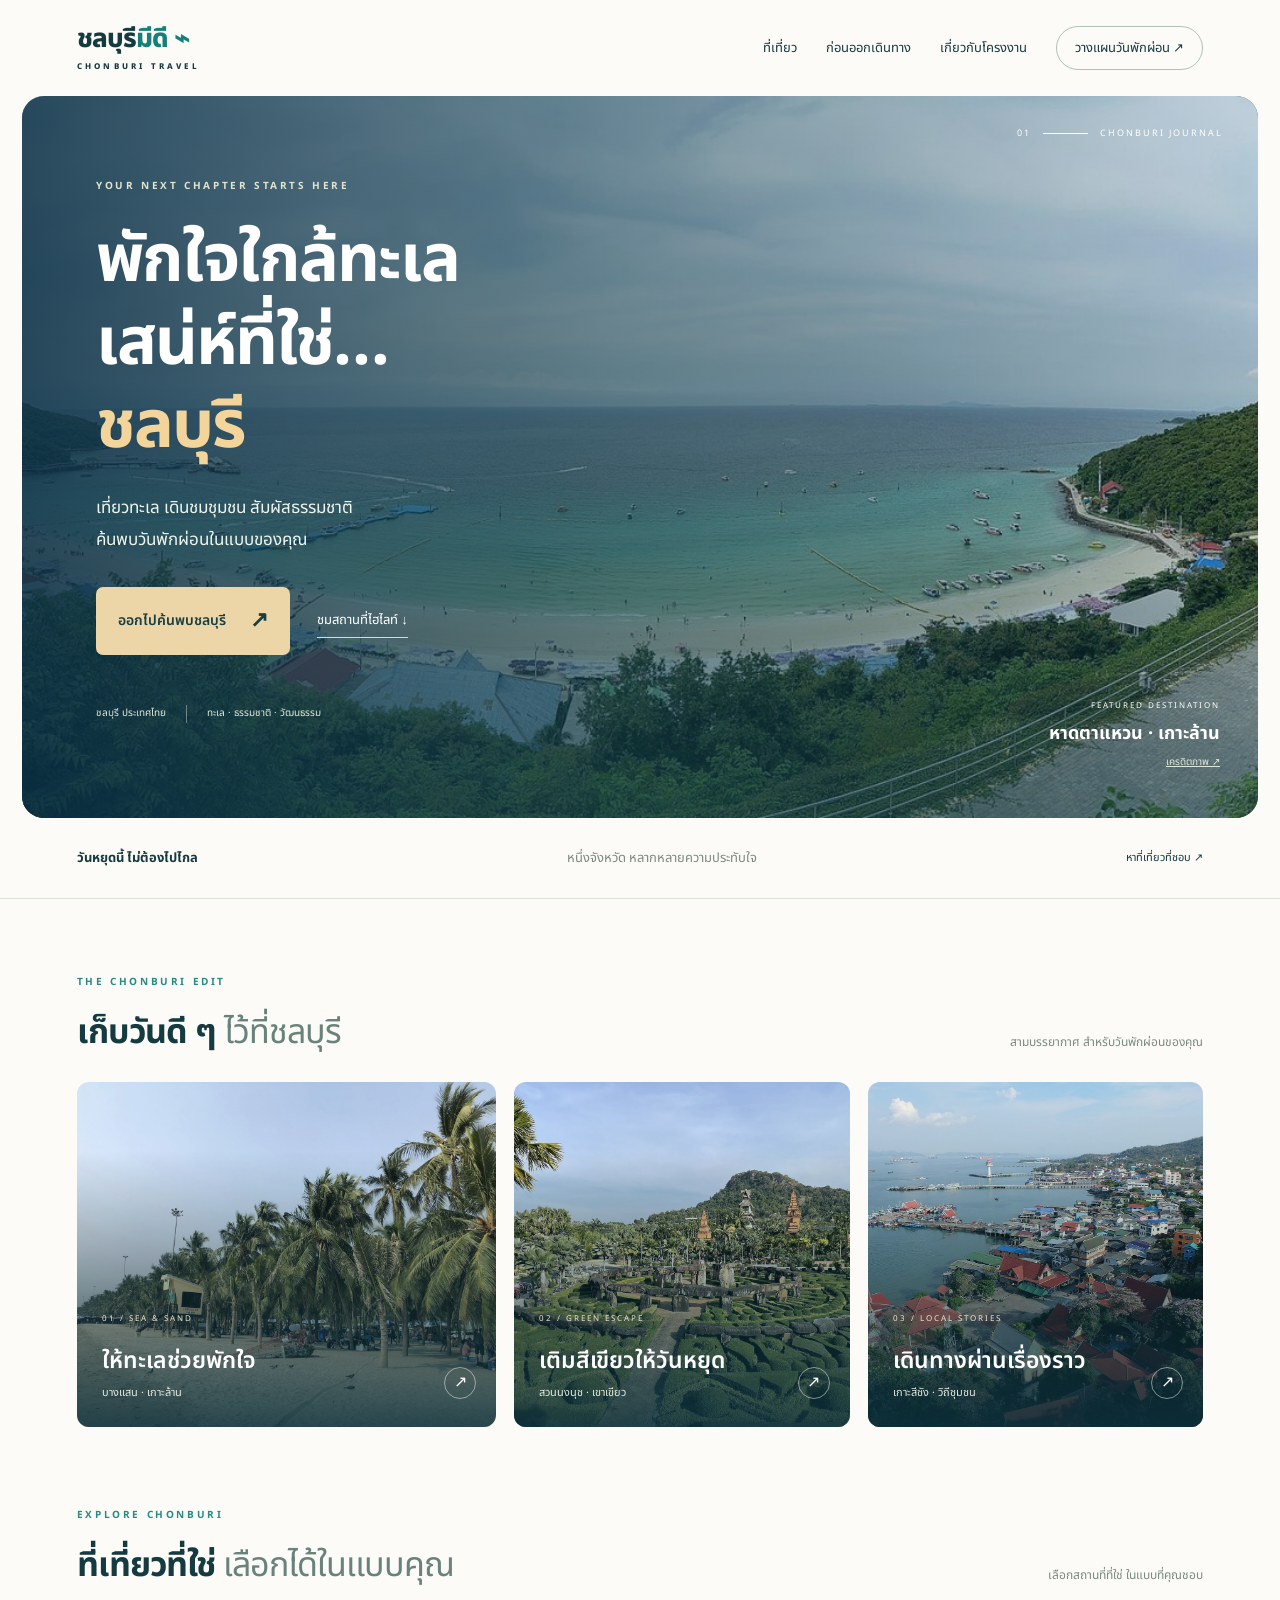
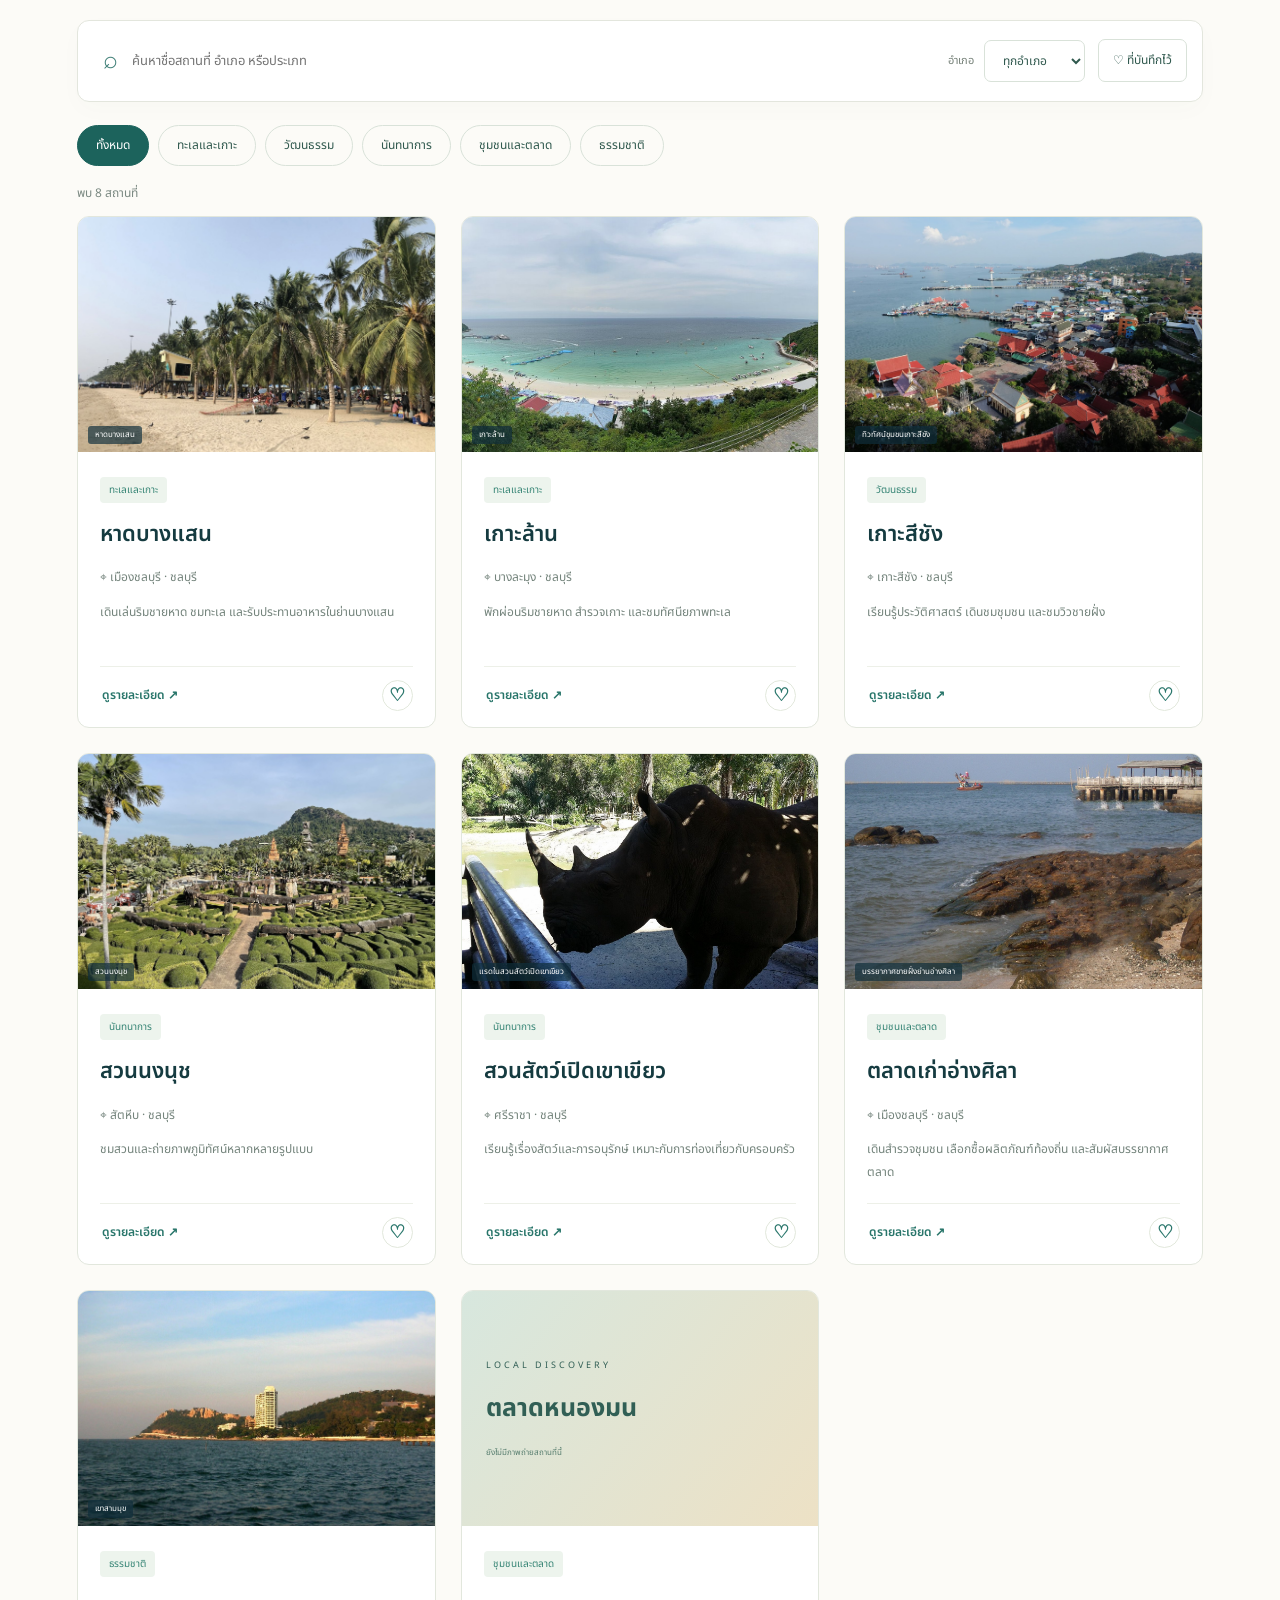
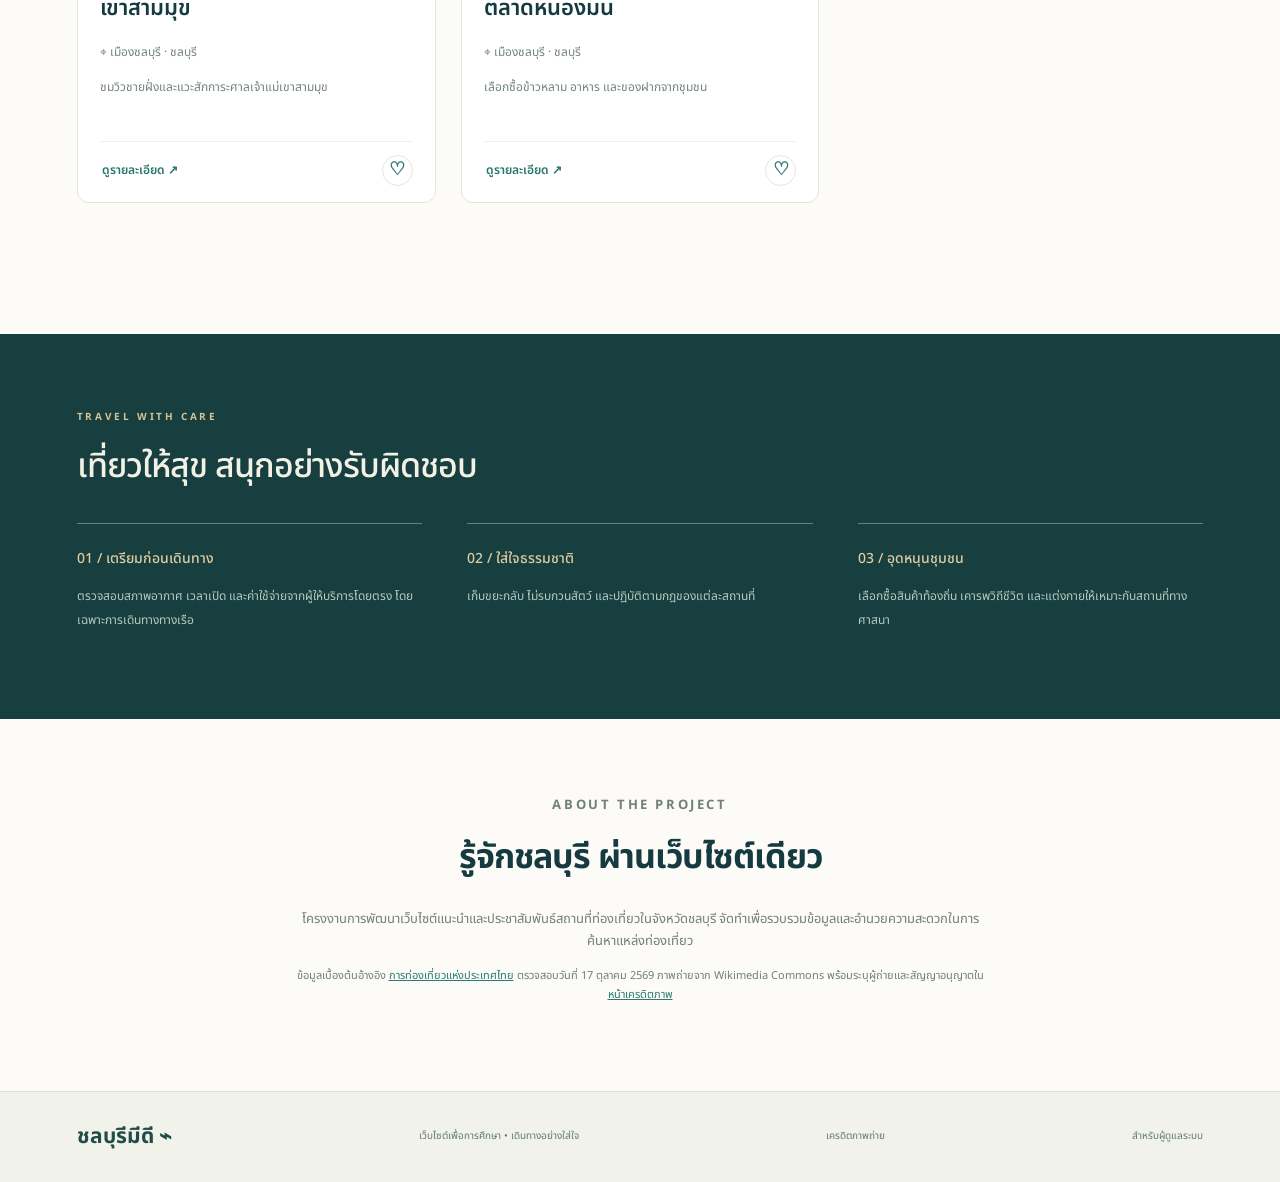
<file: index.html>
<!doctype html><html lang="th"><head><meta charset="utf-8"><meta name="viewport" content="width=device-width,initial-scale=1"><meta name="description" content="ค้นพบชลบุรี แนะนำแหล่งท่องเที่ยวทางทะเล ธรรมชาติ วัฒนธรรม และชุมชน"><title>ชลบุรีมีดี • Chonburi Travel</title><link rel="stylesheet" href="assets/style.css"></head><body>
<header><a class="brand" href="#">ชลบุรี<span>มีดี ⌁</span><small>CHONBURI TRAVEL</small></a><nav aria-label="เมนูหลัก"><a href="#explore">ที่เที่ยว</a><a href="#guide">ก่อนออกเดินทาง</a><a href="#about">เกี่ยวกับโครงงาน</a><a class="nav-cta" href="#explore">วางแผนวันพักผ่อน ↗</a></nav></header>
<main><section class="hero"><img class="hero-background" src="assets/images/kohlarn.jpg" alt="หาดตาแหวน เกาะล้าน จังหวัดชลบุรี" fetchpriority="high"><div class="hero-shade"></div><div class="hero-copy"><p class="eyebrow">YOUR NEXT CHAPTER STARTS HERE</p><h1>พักใจใกล้ทะเล<br>เสน่ห์ที่ใช่…<span>ชลบุรี</span></h1><p>เที่ยวทะเล เดินชมชุมชน สัมผัสธรรมชาติ<br>ค้นพบวันพักผ่อนในแบบของคุณ</p><div class="hero-cta"><a class="button" href="#explore">ออกไปค้นพบชลบุรี <span>↗</span></a><a class="text-link" href="#highlights">ชมสถานที่ไฮไลท์ ↓</a></div><div class="hero-note"><span>ชลบุรี ประเทศไทย</span><span>ทะเล · ธรรมชาติ · วัฒนธรรม</span></div></div><div class="hero-location"><span>FEATURED DESTINATION</span><strong>หาดตาแหวน · เกาะล้าน</strong><a href="credits.html">เครดิตภาพ ↗</a></div><div class="hero-index">01 <i></i> CHONBURI JOURNAL</div></section>
<div class="intro-strip"><span>วันหยุดนี้ ไม่ต้องไปไกล</span><p>หนึ่งจังหวัด หลากหลายความประทับใจ</p><a href="#explore">หาที่เที่ยวที่ชอบ ↗</a></div>
<section id="highlights" class="section highlights"><div class="section-title"><div><p class="eyebrow">THE CHONBURI EDIT</p><h2>เก็บวันดี ๆ <em>ไว้ที่ชลบุรี</em></h2></div><p>สามบรรยากาศ สำหรับวันพักผ่อนของคุณ</p></div><div class="highlight-grid"><a class="feature feature-large" href="#explore" data-preset="ทะเลและเกาะ"><img src="assets/images/bangsaen.jpg" alt="หาดบางแสน" loading="lazy"><div><span>01 / SEA &amp; SAND</span><h3>ให้ทะเลช่วยพักใจ</h3><p>บางแสน · เกาะล้าน</p></div><b>↗</b></a><a class="feature" href="#explore" data-preset="นันทนาการ"><img src="assets/images/nongnooch.jpg" alt="สวนจัดภูมิทัศน์ที่สวนนงนุช" loading="lazy"><div><span>02 / GREEN ESCAPE</span><h3>เติมสีเขียวให้วันหยุด</h3><p>สวนนงนุช · เขาเขียว</p></div><b>↗</b></a><a class="feature" href="#explore" data-preset="วัฒนธรรม"><img src="assets/images/sichang.jpg" alt="เกาะสีชัง" loading="lazy"><div><span>03 / LOCAL STORIES</span><h3>เดินทางผ่านเรื่องราว</h3><p>เกาะสีชัง · วิถีชุมชน</p></div><b>↗</b></a></div></section>
<section id="explore" class="section"><div class="section-title"><div><p class="eyebrow">EXPLORE CHONBURI</p><h2>ที่เที่ยวที่ใช่ <em>เลือกได้ในแบบคุณ</em></h2></div><p>เลือกสถานที่ที่ใช่ ในแบบที่คุณชอบ</p></div><div class="search-row"><label class="search">⌕ <input id="search" type="search" placeholder="ค้นหาชื่อสถานที่ อำเภอ หรือประเภท" aria-label="ค้นหาสถานที่"></label><label>อำเภอ <select id="district"><option value="">ทุกอำเภอ</option></select></label><button id="saved" aria-pressed="false">♡ ที่บันทึกไว้</button></div><div id="categories" class="chips" aria-label="ประเภทสถานที่"></div><p id="count" class="muted" role="status"></p><div id="cards" class="cards"></div><p id="error" role="alert"></p></section>
<section id="guide" class="guide section"><p class="eyebrow">TRAVEL WITH CARE</p><h2>เที่ยวให้สุข สนุกอย่างรับผิดชอบ</h2><div class="tips"><article><b>01 / เตรียมก่อนเดินทาง</b><p>ตรวจสอบสภาพอากาศ เวลาเปิด และค่าใช้จ่ายจากผู้ให้บริการโดยตรง โดยเฉพาะการเดินทางทางเรือ</p></article><article><b>02 / ใส่ใจธรรมชาติ</b><p>เก็บขยะกลับ ไม่รบกวนสัตว์ และปฏิบัติตามกฎของแต่ละสถานที่</p></article><article><b>03 / อุดหนุนชุมชน</b><p>เลือกซื้อสินค้าท้องถิ่น เคารพวิถีชีวิต และแต่งกายให้เหมาะกับสถานที่ทางศาสนา</p></article></div></section>
<section id="about" class="section about"><p class="eyebrow">ABOUT THE PROJECT</p><h2>รู้จักชลบุรี ผ่านเว็บไซต์เดียว</h2><p>โครงงานการพัฒนาเว็บไซต์แนะนำและประชาสัมพันธ์สถานที่ท่องเที่ยวในจังหวัดชลบุรี จัดทำเพื่อรวบรวมข้อมูลและอำนวยความสะดวกในการค้นหาแหล่งท่องเที่ยว</p><p>ข้อมูลเบื้องต้นอ้างอิง <a href="https://thai.tourismthailand.org/Destinations/Provinces/chon-buri/464" target="_blank" rel="noopener">การท่องเที่ยวแห่งประเทศไทย</a> ตรวจสอบวันที่ 17 ตุลาคม 2569 ภาพถ่ายจาก Wikimedia Commons พร้อมระบุผู้ถ่ายและสัญญาอนุญาตใน <a href="credits.html">หน้าเครดิตภาพ</a></p></section></main><footer><strong>ชลบุรีมีดี ⌁</strong><span>เว็บไซต์เพื่อการศึกษา • เดินทางอย่างใส่ใจ</span><a href="credits.html">เครดิตภาพถ่าย</a><a href="admin.html">สำหรับผู้ดูแลระบบ</a></footer>
<dialog id="detail"><button id="close" class="close" aria-label="ปิดรายละเอียด">✕</button><div id="detail-content"></div></dialog><script src="config.js"></script><script src="assets/photos.js"></script><script src="assets/app.js"></script></body></html>
</file>
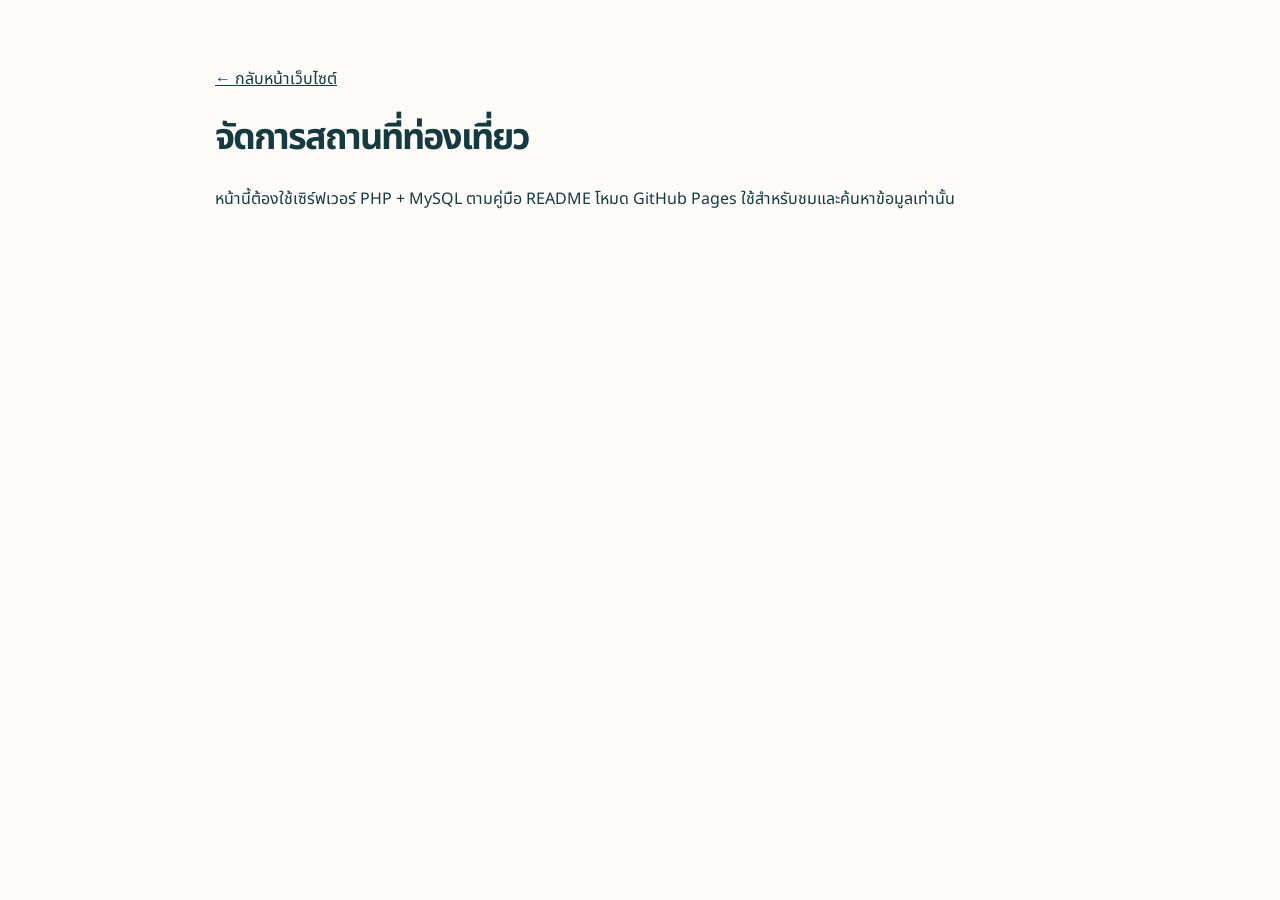
<file: admin.html>
<!doctype html><html lang="th"><meta charset="utf-8"><meta name="viewport" content="width=device-width,initial-scale=1"><title>ผู้ดูแล • ชลบุรีมีดี</title><link rel="stylesheet" href="assets/style.css"><body><main class="admin"><a href="index.html">← กลับหน้าเว็บไซต์</a><h1 style="font-size:36px">จัดการสถานที่ท่องเที่ยว</h1><p id="status" role="status"></p><form id="login"><label>ชื่อผู้ใช้<input name="username" autocomplete="username" required></label><label>รหัสผ่าน<input name="password" type="password" autocomplete="current-password" required></label><button>เข้าสู่ระบบ</button></form><section id="panel" hidden><button id="logout">ออกจากระบบ</button><h2>เพิ่ม / แก้ไขสถานที่</h2><form id="editor"><input name="id" type="hidden"><label>ชื่อสถานที่<input name="name" maxlength="200" required></label><label>ประเภท<select name="category"><option>ทะเลและเกาะ</option><option>ธรรมชาติ</option><option>วัฒนธรรม</option><option>ชุมชนและตลาด</option><option>นันทนาการ</option></select></label><label>อำเภอ<input name="district" maxlength="100" required></label><label>ประวัติความเป็นมา<textarea name="history" required maxlength="5000"></textarea></label><label>จุดเด่น<textarea name="highlight" required maxlength="5000"></textarea></label><label>ที่ตั้ง<input name="address" required maxlength="500"></label><label>URL ภาพถ่าย (HTTPS และมีสิทธิ์ใช้งาน)<input name="image" type="url" placeholder="https://..."></label><label>URL แหล่งข้อมูล<input name="source" type="url" required></label><button>บันทึกข้อมูล</button> <button type="button" id="clear">ยกเลิกการแก้ไข</button></form><h2>สถานที่ทั้งหมด</h2><div id="list"></div></section></main><script src="config.js"></script><script src="assets/admin.js"></script></body></html>
</file>
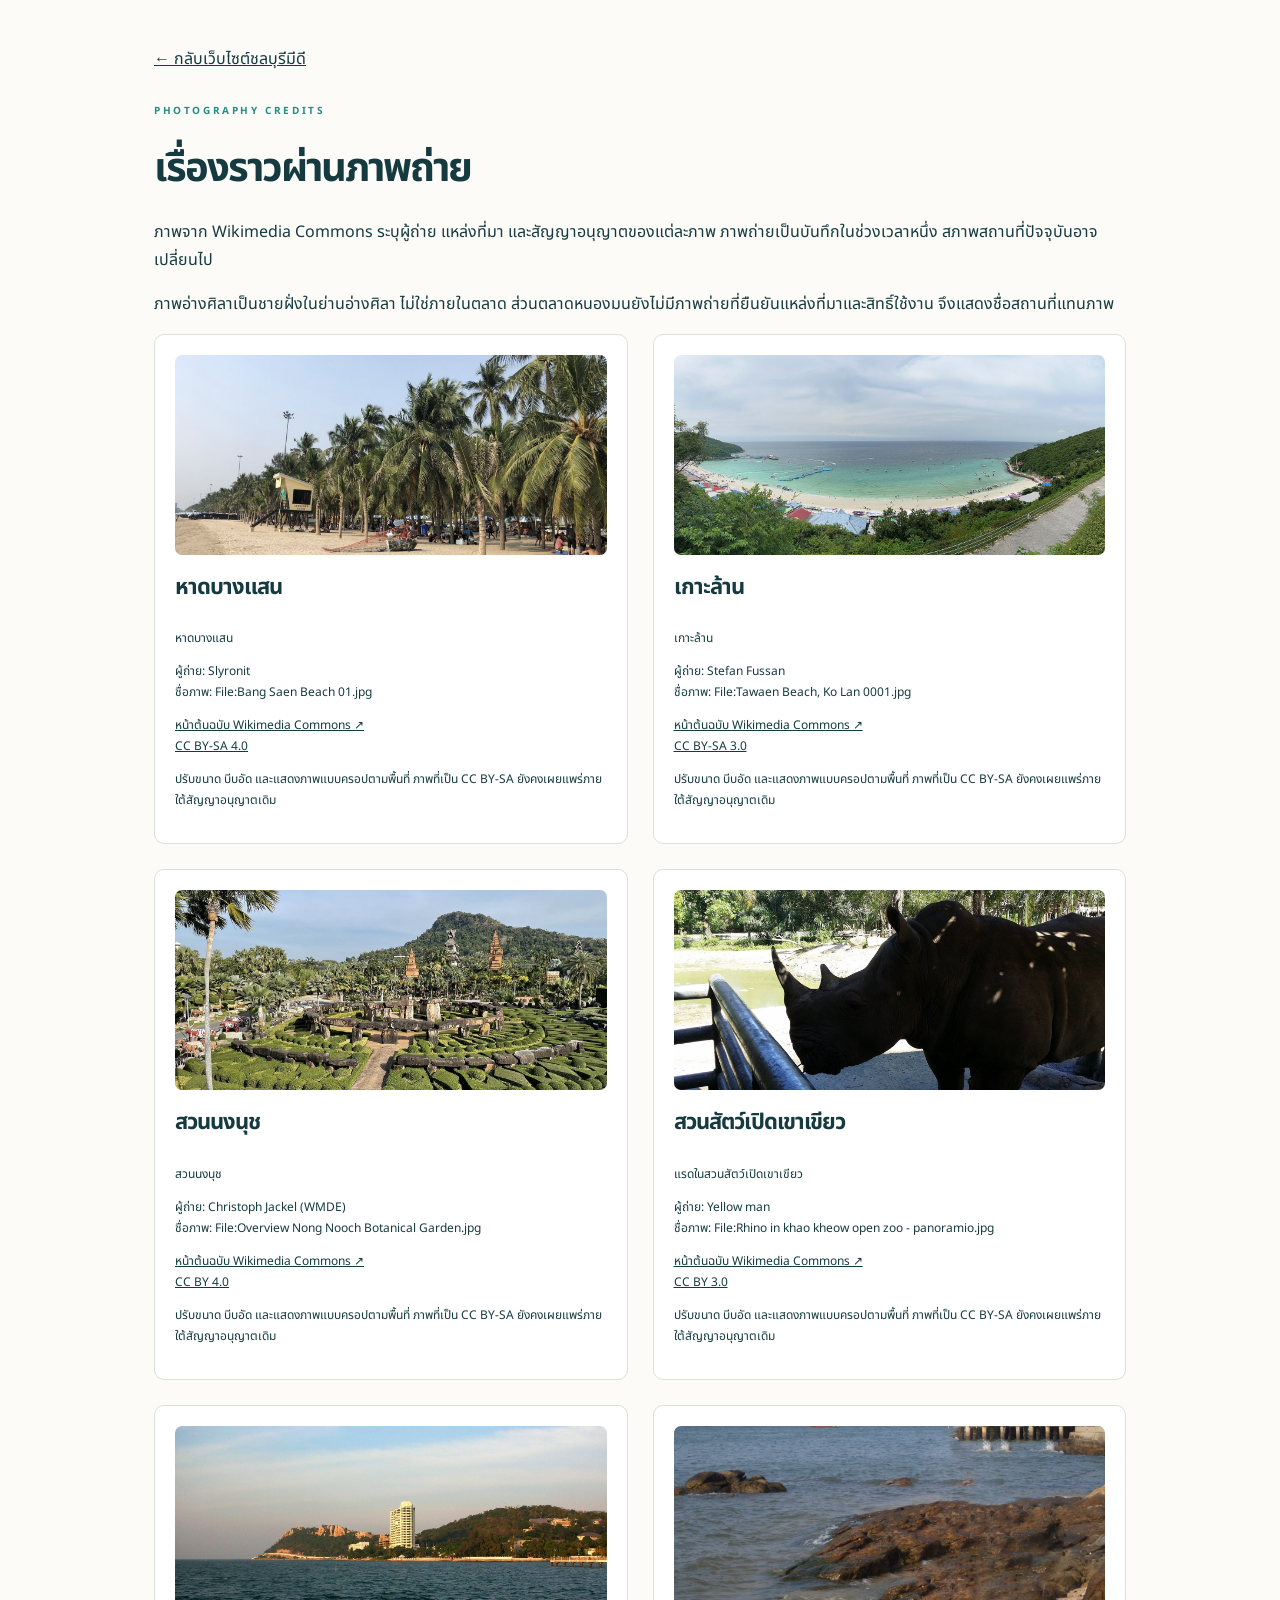
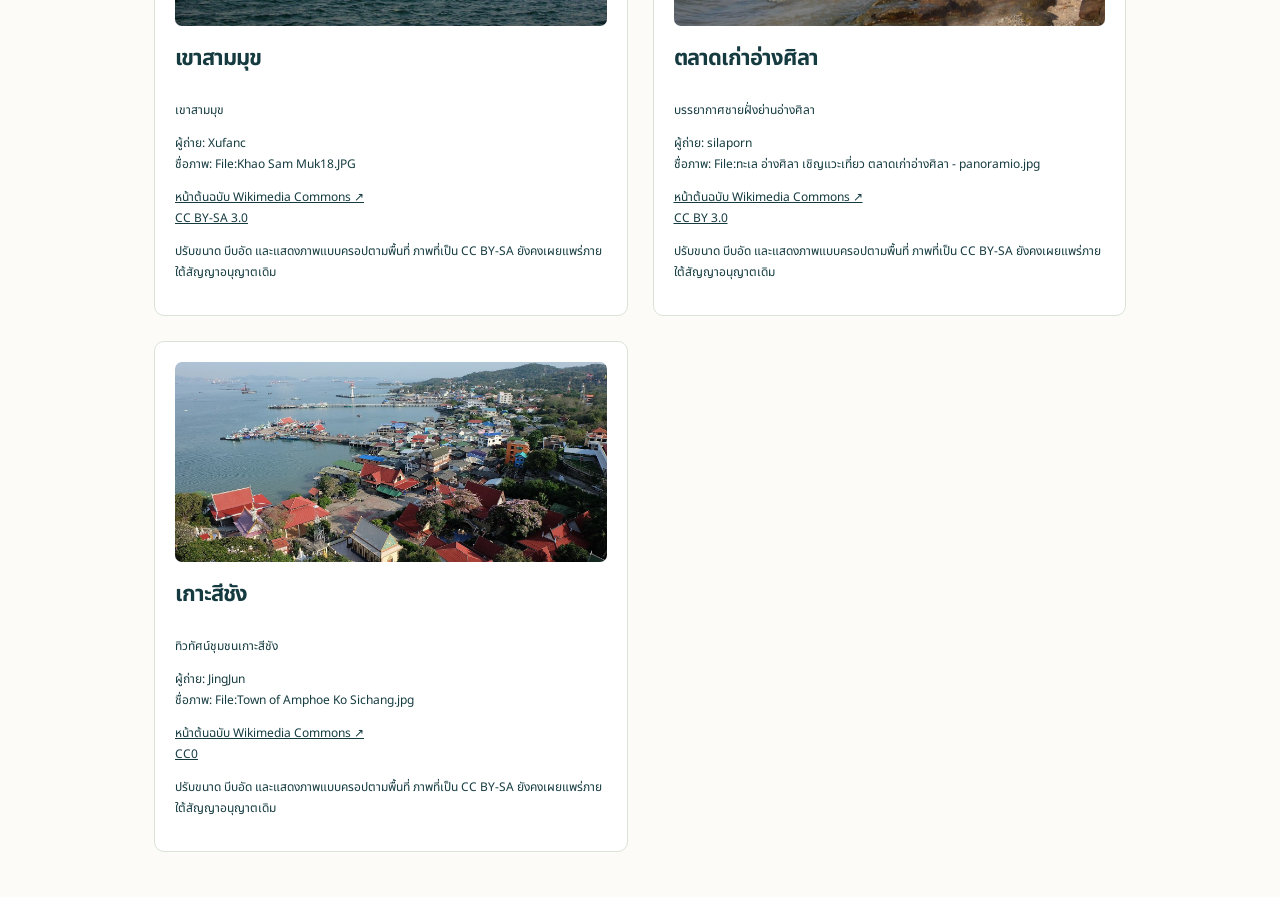
<file: credits.html>
<!doctype html><html lang="th"><head><meta charset="utf-8"><meta name="viewport" content="width=device-width,initial-scale=1"><title>เครดิตภาพ • ชลบุรีมีดี</title><link rel="stylesheet" href="assets/style.css"></head><body><main class="credits"><a href="index.html">← กลับเว็บไซต์ชลบุรีมีดี</a><p class="eyebrow" style="margin-top:30px">PHOTOGRAPHY CREDITS</p><h1 style="font-size:40px">เรื่องราวผ่านภาพถ่าย</h1><p>ภาพจาก Wikimedia Commons ระบุผู้ถ่าย แหล่งที่มา และสัญญาอนุญาตของแต่ละภาพ ภาพถ่ายเป็นบันทึกในช่วงเวลาหนึ่ง สภาพสถานที่ปัจจุบันอาจเปลี่ยนไป</p><p>ภาพอ่างศิลาเป็นชายฝั่งในย่านอ่างศิลา ไม่ใช่ภายในตลาด ส่วนตลาดหนองมนยังไม่มีภาพถ่ายที่ยืนยันแหล่งที่มาและสิทธิ์ใช้งาน จึงแสดงชื่อสถานที่แทนภาพ</p><div class="credit-list"><article class="credit-item"><img src="assets/images/bangsaen.jpg" alt="หาดบางแสน" loading="lazy"><h2>หาดบางแสน</h2><p>หาดบางแสน</p><p>ผู้ถ่าย: Slyronit<br>ชื่อภาพ: File:Bang Saen Beach 01.jpg</p><p><a href="https://commons.wikimedia.org/wiki/File:Bang_Saen_Beach_01.jpg" target="_blank" rel="noopener">หน้าต้นฉบับ Wikimedia Commons ↗</a><br><a href="https://creativecommons.org/licenses/by-sa/4.0" target="_blank" rel="noopener">CC BY-SA 4.0</a></p><p>ปรับขนาด บีบอัด และแสดงภาพแบบครอปตามพื้นที่ ภาพที่เป็น CC BY-SA ยังคงเผยแพร่ภายใต้สัญญาอนุญาตเดิม</p></article><article class="credit-item"><img src="assets/images/kohlarn.jpg" alt="เกาะล้าน" loading="lazy"><h2>เกาะล้าน</h2><p>เกาะล้าน</p><p>ผู้ถ่าย: Stefan Fussan<br>ชื่อภาพ: File:Tawaen Beach, Ko Lan 0001.jpg</p><p><a href="https://commons.wikimedia.org/wiki/File:Tawaen_Beach,_Ko_Lan_0001.jpg" target="_blank" rel="noopener">หน้าต้นฉบับ Wikimedia Commons ↗</a><br><a href="https://creativecommons.org/licenses/by-sa/3.0" target="_blank" rel="noopener">CC BY-SA 3.0</a></p><p>ปรับขนาด บีบอัด และแสดงภาพแบบครอปตามพื้นที่ ภาพที่เป็น CC BY-SA ยังคงเผยแพร่ภายใต้สัญญาอนุญาตเดิม</p></article><article class="credit-item"><img src="assets/images/nongnooch.jpg" alt="สวนนงนุช" loading="lazy"><h2>สวนนงนุช</h2><p>สวนนงนุช</p><p>ผู้ถ่าย: Christoph Jackel (WMDE)<br>ชื่อภาพ: File:Overview Nong Nooch Botanical Garden.jpg</p><p><a href="https://commons.wikimedia.org/wiki/File:Overview_Nong_Nooch_Botanical_Garden.jpg" target="_blank" rel="noopener">หน้าต้นฉบับ Wikimedia Commons ↗</a><br><a href="https://creativecommons.org/licenses/by/4.0" target="_blank" rel="noopener">CC BY 4.0</a></p><p>ปรับขนาด บีบอัด และแสดงภาพแบบครอปตามพื้นที่ ภาพที่เป็น CC BY-SA ยังคงเผยแพร่ภายใต้สัญญาอนุญาตเดิม</p></article><article class="credit-item"><img src="assets/images/khaokheow.jpg" alt="แรดในสวนสัตว์เปิดเขาเขียว" loading="lazy"><h2>สวนสัตว์เปิดเขาเขียว</h2><p>แรดในสวนสัตว์เปิดเขาเขียว</p><p>ผู้ถ่าย: Yellow man<br>ชื่อภาพ: File:Rhino in khao kheow open zoo - panoramio.jpg</p><p><a href="https://commons.wikimedia.org/wiki/File:Rhino_in_khao_kheow_open_zoo_-_panoramio.jpg" target="_blank" rel="noopener">หน้าต้นฉบับ Wikimedia Commons ↗</a><br><a href="https://creativecommons.org/licenses/by/3.0" target="_blank" rel="noopener">CC BY 3.0</a></p><p>ปรับขนาด บีบอัด และแสดงภาพแบบครอปตามพื้นที่ ภาพที่เป็น CC BY-SA ยังคงเผยแพร่ภายใต้สัญญาอนุญาตเดิม</p></article><article class="credit-item"><img src="assets/images/sammuk.jpg" alt="เขาสามมุข" loading="lazy"><h2>เขาสามมุข</h2><p>เขาสามมุข</p><p>ผู้ถ่าย: Xufanc<br>ชื่อภาพ: File:Khao Sam Muk18.JPG</p><p><a href="https://commons.wikimedia.org/wiki/File:Khao_Sam_Muk18.JPG" target="_blank" rel="noopener">หน้าต้นฉบับ Wikimedia Commons ↗</a><br><a href="https://creativecommons.org/licenses/by-sa/3.0" target="_blank" rel="noopener">CC BY-SA 3.0</a></p><p>ปรับขนาด บีบอัด และแสดงภาพแบบครอปตามพื้นที่ ภาพที่เป็น CC BY-SA ยังคงเผยแพร่ภายใต้สัญญาอนุญาตเดิม</p></article><article class="credit-item"><img src="assets/images/ang-sila.jpg" alt="บรรยากาศชายฝั่งย่านอ่างศิลา" loading="lazy"><h2>ตลาดเก่าอ่างศิลา</h2><p>บรรยากาศชายฝั่งย่านอ่างศิลา</p><p>ผู้ถ่าย: silaporn<br>ชื่อภาพ: File:ทะเล อ่างศิลา เชิญแวะเที่ยว ตลาดเก่าอ่างศิลา - panoramio.jpg</p><p><a href="https://commons.wikimedia.org/wiki/File:%E0%B8%97%E0%B8%B0%E0%B9%80%E0%B8%A5_%E0%B8%AD%E0%B9%88%E0%B8%B2%E0%B8%87%E0%B8%A8%E0%B8%B4%E0%B8%A5%E0%B8%B2_%E0%B9%80%E0%B8%8A%E0%B8%B4%E0%B8%8D%E0%B9%81%E0%B8%A7%E0%B8%B0%E0%B9%80%E0%B8%97%E0%B8%B5%E0%B9%88%E0%B8%A2%E0%B8%A7_%E0%B8%95%E0%B8%A5%E0%B8%B2%E0%B8%94%E0%B9%80%E0%B8%81%E0%B9%88%E0%B8%B2%E0%B8%AD%E0%B9%88%E0%B8%B2%E0%B8%87%E0%B8%A8%E0%B8%B4%E0%B8%A5%E0%B8%B2_-_panoramio.jpg" target="_blank" rel="noopener">หน้าต้นฉบับ Wikimedia Commons ↗</a><br><a href="https://creativecommons.org/licenses/by/3.0" target="_blank" rel="noopener">CC BY 3.0</a></p><p>ปรับขนาด บีบอัด และแสดงภาพแบบครอปตามพื้นที่ ภาพที่เป็น CC BY-SA ยังคงเผยแพร่ภายใต้สัญญาอนุญาตเดิม</p></article><article class="credit-item"><img src="assets/images/sichang.jpg" alt="ทิวทัศน์ชุมชนเกาะสีชัง" loading="lazy"><h2>เกาะสีชัง</h2><p>ทิวทัศน์ชุมชนเกาะสีชัง</p><p>ผู้ถ่าย: JingJun<br>ชื่อภาพ: File:Town of Amphoe Ko Sichang.jpg</p><p><a href="https://commons.wikimedia.org/wiki/File:Town_of_Amphoe_Ko_Sichang.jpg" target="_blank" rel="noopener">หน้าต้นฉบับ Wikimedia Commons ↗</a><br><a href="https://creativecommons.org/publicdomain/zero/1.0/deed.en" target="_blank" rel="noopener">CC0</a></p><p>ปรับขนาด บีบอัด และแสดงภาพแบบครอปตามพื้นที่ ภาพที่เป็น CC BY-SA ยังคงเผยแพร่ภายใต้สัญญาอนุญาตเดิม</p></article></div></main></body></html>
</file>
<file: assets/style.css>
@import url('https://fonts.googleapis.com/css2?family=Noto+Sans+Thai:wght@400;500;600;700;800&display=swap');
*{box-sizing:border-box}html{scroll-behavior:smooth;scroll-padding-top:100px}body{margin:0;background:#fcfbf7;color:#153b40;font-family:'Noto Sans Thai',Tahoma,sans-serif;line-height:1.75}a{color:inherit}button,input,select,textarea{font:inherit}button,a,input,select,textarea{touch-action:manipulation}button,.button{cursor:pointer}button:focus-visible,a:focus-visible,input:focus-visible,select:focus-visible{outline:3px solid #db9b42;outline-offset:4px}header{height:96px;display:flex;justify-content:space-between;align-items:center;padding:20px 6%;background:#fcfbf7}.brand{text-decoration:none;font-size:26px;font-weight:800;line-height:1.2;letter-spacing:-1px}.brand span{color:#177f79}.brand small{display:block;font-size:8px;letter-spacing:3.2px;margin-top:8px}nav{display:flex;align-items:center;gap:29px;font-size:13px}nav a{text-decoration:none}.nav-cta{border:1px solid #afc2b7;border-radius:30px;padding:10px 18px}.hero{position:relative;min-height:690px;margin:0 22px;overflow:hidden;border-radius:22px;background:#174d59;color:white}.hero-background{position:absolute;inset:0;width:100%;height:100%;object-fit:cover;object-position:center 55%}.hero-shade{position:absolute;inset:0;background:linear-gradient(90deg,#092e43d9 0%,#123e4980 48%,#0e455526 100%),linear-gradient(0deg,#103a4670,transparent 50%)}.hero-copy{position:relative;padding:82px 6% 95px;max-width:780px}.eyebrow{font-size:10px;letter-spacing:2.6px;font-weight:700;color:#268b80;margin:0 0 16px}.hero .eyebrow{color:#e1e4ce}h1{font-size:clamp(44px,5.2vw,76px);line-height:1.25;letter-spacing:-2px;margin:23px 0 24px;font-weight:700}h1 span{color:#f3d59b;display:block}.hero-copy>p:not(.eyebrow){font-size:17px;color:#eef5ed;line-height:1.9}.hero-cta{display:flex;align-items:center;gap:27px;margin-top:30px}.button{display:inline-flex;align-items:center;justify-content:center;gap:24px;background:#ecd5a6;color:#183e41;padding:15px 22px;text-decoration:none;border:0;border-radius:7px;font-weight:600;font-size:14px}.button span{font-size:22px}.text-link{font-size:13px;text-decoration:none;border-bottom:1px solid #d4dccc;padding:5px 0}.hero-note{display:flex;gap:20px;font-size:10px;margin-top:50px;color:#e1e9dc}.hero-note span+span{border-left:1px solid #d3e2dd75;padding-left:20px}.hero-location{position:absolute;right:38px;bottom:46px;text-align:right;display:flex;flex-direction:column;font-size:12px;gap:5px}.hero-location>span{font-size:8px;letter-spacing:2px}.hero-location strong{font-size:18px}.hero-location a{font-size:10px;color:#e0e8da}.hero-index{position:absolute;top:30px;right:35px;display:flex;align-items:center;gap:12px;letter-spacing:2px;font-size:9px}.hero-index i{display:block;width:45px;height:1px;background:white}.intro-strip{padding:29px 6%;display:flex;align-items:center;justify-content:space-between;border-bottom:1px solid #dce1d7;font-size:13px}.intro-strip>span{font-weight:700}.intro-strip p{color:#7d8981;margin:0}.intro-strip a{text-decoration:none;font-size:11px}.section{padding:75px 6%;max-width:1500px;margin:auto}h2{font-size:34px;line-height:1.45;margin:8px 0 25px;letter-spacing:-1px}h2 em{font-style:normal;font-weight:400;color:#68837b}.section-title{display:flex;justify-content:space-between;align-items:end;gap:20px}.section-title>p,.muted{color:#7b8982;font-size:12px}.section-title>p{margin-bottom:29px}.highlight-grid{display:grid;grid-template-columns:1.25fr 1fr 1fr;gap:18px}.feature{position:relative;min-height:345px;display:block;border-radius:12px;overflow:hidden;color:white}.feature img{position:absolute;width:100%;height:100%;object-fit:cover;transition:transform .5s}.feature:after{content:'';position:absolute;inset:0;background:linear-gradient(0deg,#0c313de0,transparent 80%)}.feature:hover img{transform:scale(1.05)}.feature>div{position:absolute;bottom:25px;left:25px;z-index:1}.feature span{font-size:8px;letter-spacing:2px;color:#ede5cc}.feature h3{font-size:23px;margin:11px 0 2px;font-weight:600}.feature p{font-size:11px;margin:0;color:#e2e9dd}.feature>b{position:absolute;bottom:28px;right:20px;z-index:1;border:1px solid #ffffff7a;width:32px;height:32px;text-align:center;border-radius:50%;font-weight:400}.highlights{padding-bottom:35px}#explore{padding-top:45px}.search-row{display:flex;align-items:center;gap:13px;padding:15px;background:white;border:1px solid #e3e6dd;border-radius:12px;margin-top:5px;box-shadow:0 8px 25px #1c4f3d05}.search{display:flex;align-items:center;gap:12px;flex:1;padding:3px 10px;color:#3f7f77;font-size:25px}.search input{width:100%;border:0;outline:0;background:none;font-size:13px;color:#234b4a}.search-row>label:not(.search){font-size:11px;color:#758078;display:flex;align-items:center;gap:10px}select,button{padding:10px 14px;border:1px solid #d9e2d9;border-radius:7px;color:#30594e;background:#fff;font-size:12px}select{max-width:210px}.chips{display:flex;gap:9px;flex-wrap:wrap;margin:23px 0 17px}.chips button{border-radius:30px;padding:9px 18px;background:transparent}.chips button[aria-pressed=true],#saved[aria-pressed=true]{background:#1c635c;color:#fff;border-color:#1c635c}.cards{display:grid;grid-template-columns:repeat(3,1fr);gap:25px}.card{background:white;border:1px solid #e2e7dd;border-radius:12px;overflow:hidden;transition:box-shadow .25s,transform .25s}.card:hover{transform:translateY(-5px);box-shadow:0 16px 35px #144f3b12}.thumb{height:235px;position:relative;background:linear-gradient(140deg,#e2e9e0,#90b6b2);overflow:hidden}.thumb img{width:100%;height:100%;object-fit:cover;transition:transform .6s;display:block}.card:hover .thumb img{transform:scale(1.05)}.thumb small{position:absolute;bottom:8px;left:10px;font-size:8px;background:#102e3bad;color:#fff;padding:2px 7px;border-radius:3px;z-index:2}.card-body{padding:22px 22px 16px}.tag{font-size:10px;color:#358474;background:#edf4ed;padding:5px 9px;border-radius:4px}.card h3{font-size:22px;margin:14px 0 4px;font-weight:600}.card p{font-size:12px;color:#74847c;line-height:1.9}.card-body>p:nth-of-type(2){min-height:46px}.card-actions{display:flex;align-items:center;justify-content:space-between;border-top:1px solid #edf0e8;padding-top:13px;margin-top:19px}.card-actions button{border:0;background:none;padding:2px;color:#29766b;font-weight:600}.card-actions button[data-save]{width:31px;height:31px;border:1px solid #e2e8dc;border-radius:50%;font-size:18px;line-height:1}.card-actions button[aria-pressed=true]{color:#c3674b;background:#fcf2e9}.guide{background:#173f40;color:#f3f1e6;max-width:none;margin-top:40px}.guide .eyebrow{color:#d6c292}.guide h2{font-weight:500}.tips{display:grid;grid-template-columns:repeat(3,1fr);gap:45px;margin-top:32px}.tips article{border-top:1px solid #63837d;padding-top:20px}.tips b{font-size:14px;font-weight:500;color:#e0cb9e}.tips p{font-size:12px;color:#b6cbc0;line-height:2}.about{max-width:850px;text-align:center}.about p{font-size:13px;color:#718078}.about p:last-child{font-size:11px}.about a{color:#2a7c71}footer{display:flex;gap:20px;justify-content:space-between;align-items:center;padding:27px 6%;border-top:1px solid #dce3d9;background:#f1f3eb;color:#617970;font-size:10px}footer strong{font-size:21px;color:#204c49}footer a{text-decoration:none}dialog{border:0;border-radius:17px;padding:35px;max-width:720px;width:93%;max-height:90vh;color:#173e43;background:#fcfbf7}dialog::backdrop{background:#102d34c9;backdrop-filter:blur(5px)}.close{float:right;position:sticky;top:0;z-index:4;border-radius:50%;background:#fff}.detail-map{margin-top:15px}.detail-image{width:100%;max-height:340px;object-fit:cover;border-radius:10px;margin-bottom:20px}.detail-credit{font-size:10px;color:#698177}.empty{grid-column:1/-1;padding:45px;text-align:center;background:#edf1e8;border-radius:10px}.admin{max-width:900px;margin:40px auto;padding:25px}.admin label{display:block;margin:12px 0}.admin input,.admin textarea,.admin select{display:block;width:100%;padding:10px;max-width:none;border:1px solid #b8cbc1;border-radius:6px}.admin textarea{min-height:100px}.admin article{border-bottom:1px solid #ccd7ce;padding:18px 0}.admin fieldset{border:1px solid #cbd7d0;border-radius:10px}#status{white-space:pre-wrap}[hidden]{display:none!important}.credits{max-width:1100px;margin:auto;padding:45px 5%}.credit-list{display:grid;grid-template-columns:repeat(2,1fr);gap:25px}.credit-item{padding:20px;background:white;border:1px solid #dae3d8;border-radius:10px}.credit-item img{width:100%;height:200px;object-fit:cover;border-radius:7px}.credit-item p{font-size:12px}.credit-item h2{font-size:22px}.credits a{overflow-wrap:anywhere}@media(min-width:1600px){.hero{max-width:1500px;margin:auto}}@media(max-width:1000px){header{padding:18px 4%}nav{gap:18px;font-size:11px}.nav-cta{display:none}.hero{min-height:620px}.hero-copy{padding:70px 6%}.hero-location{right:25px;bottom:30px}.highlight-grid{gap:12px}.feature h3{font-size:19px}.cards{grid-template-columns:repeat(2,1fr)}.search-row{flex-wrap:wrap}.search{flex-basis:100%}.intro-strip{gap:20px}.intro-strip p{font-size:11px}.section{padding-left:5%;padding-right:5%}}@media(max-width:600px){header{height:80px;padding:15px 5%}.brand{font-size:23px}nav{gap:13px;font-size:10px}nav a[href='#about']{display:none}.hero{margin:0 10px;border-radius:13px;min-height:655px}.hero-copy{padding:65px 7% 150px}.hero-background{object-position:60% center}.hero-shade{background:linear-gradient(90deg,#092e43d9,#123e496b),linear-gradient(0deg,#103a4680,transparent)}h1{font-size:51px}.hero-copy>p:not(.eyebrow){font-size:14px}.hero-cta{gap:20px;align-items:start;flex-direction:column}.hero-note{margin-top:30px;font-size:8px;gap:10px}.hero-note span+span{padding-left:10px}.hero-location{left:7%;right:auto;bottom:24px;text-align:left}.hero-location strong{font-size:15px}.hero-index{font-size:7px;right:23px;top:24px}.intro-strip{padding:23px 6%;flex-wrap:wrap;gap:4px}.intro-strip p{flex-basis:100%;order:3;font-size:10px}.section{padding:42px 6%}.section-title{display:block}.section-title>p{margin:0 0 20px}h2{font-size:27px}.highlight-grid{grid-template-columns:1fr 1fr}.feature{min-height:235px}.feature-large{grid-column:1/-1;min-height:290px}.feature>div{left:17px;bottom:17px}.feature h3{font-size:17px}.feature p{font-size:9px}.feature>b{display:none}.feature span{font-size:6px}.cards,.tips,.credit-list{grid-template-columns:1fr}.search-row{padding:10px;gap:10px}.search-row>label:not(.search){flex:1}select{max-width:145px}.chips{gap:7px}.chips button{padding:8px 12px;font-size:10px}.thumb{height:240px}.card-body>p:nth-of-type(2){min-height:0}.guide{margin-top:15px}.tips{gap:17px}footer{flex-wrap:wrap;gap:12px}footer strong{flex-basis:100%}dialog{padding:23px}.detail-image{max-height:250px}h2 em{display:block}.hero .eyebrow{font-size:8px}.about p{font-size:12px}}@media(prefers-reduced-motion:reduce){html{scroll-behavior:auto}*{transition:none!important}}

.photo-placeholder{height:100%;padding:35px 24px;display:flex;flex-direction:column;justify-content:center;background:linear-gradient(130deg,#d7e7de,#ede1c5);color:#315f55}.photo-placeholder span{font-size:9px;letter-spacing:3px}.photo-placeholder strong{font-size:25px;margin-top:14px}.photo-placeholder small{position:static;background:none;color:#567d6e;padding:0;margin-top:15px}.detail-credit+span{display:inline-block;margin-top:12px}#detail .thumb{height:300px;border-radius:9px;margin:15px 0}.detail-credit{font-size:10px}#detail h3{font-size:16px}#detail p{font-size:13px}#detail .detail-credit{font-size:10px}
</file>
